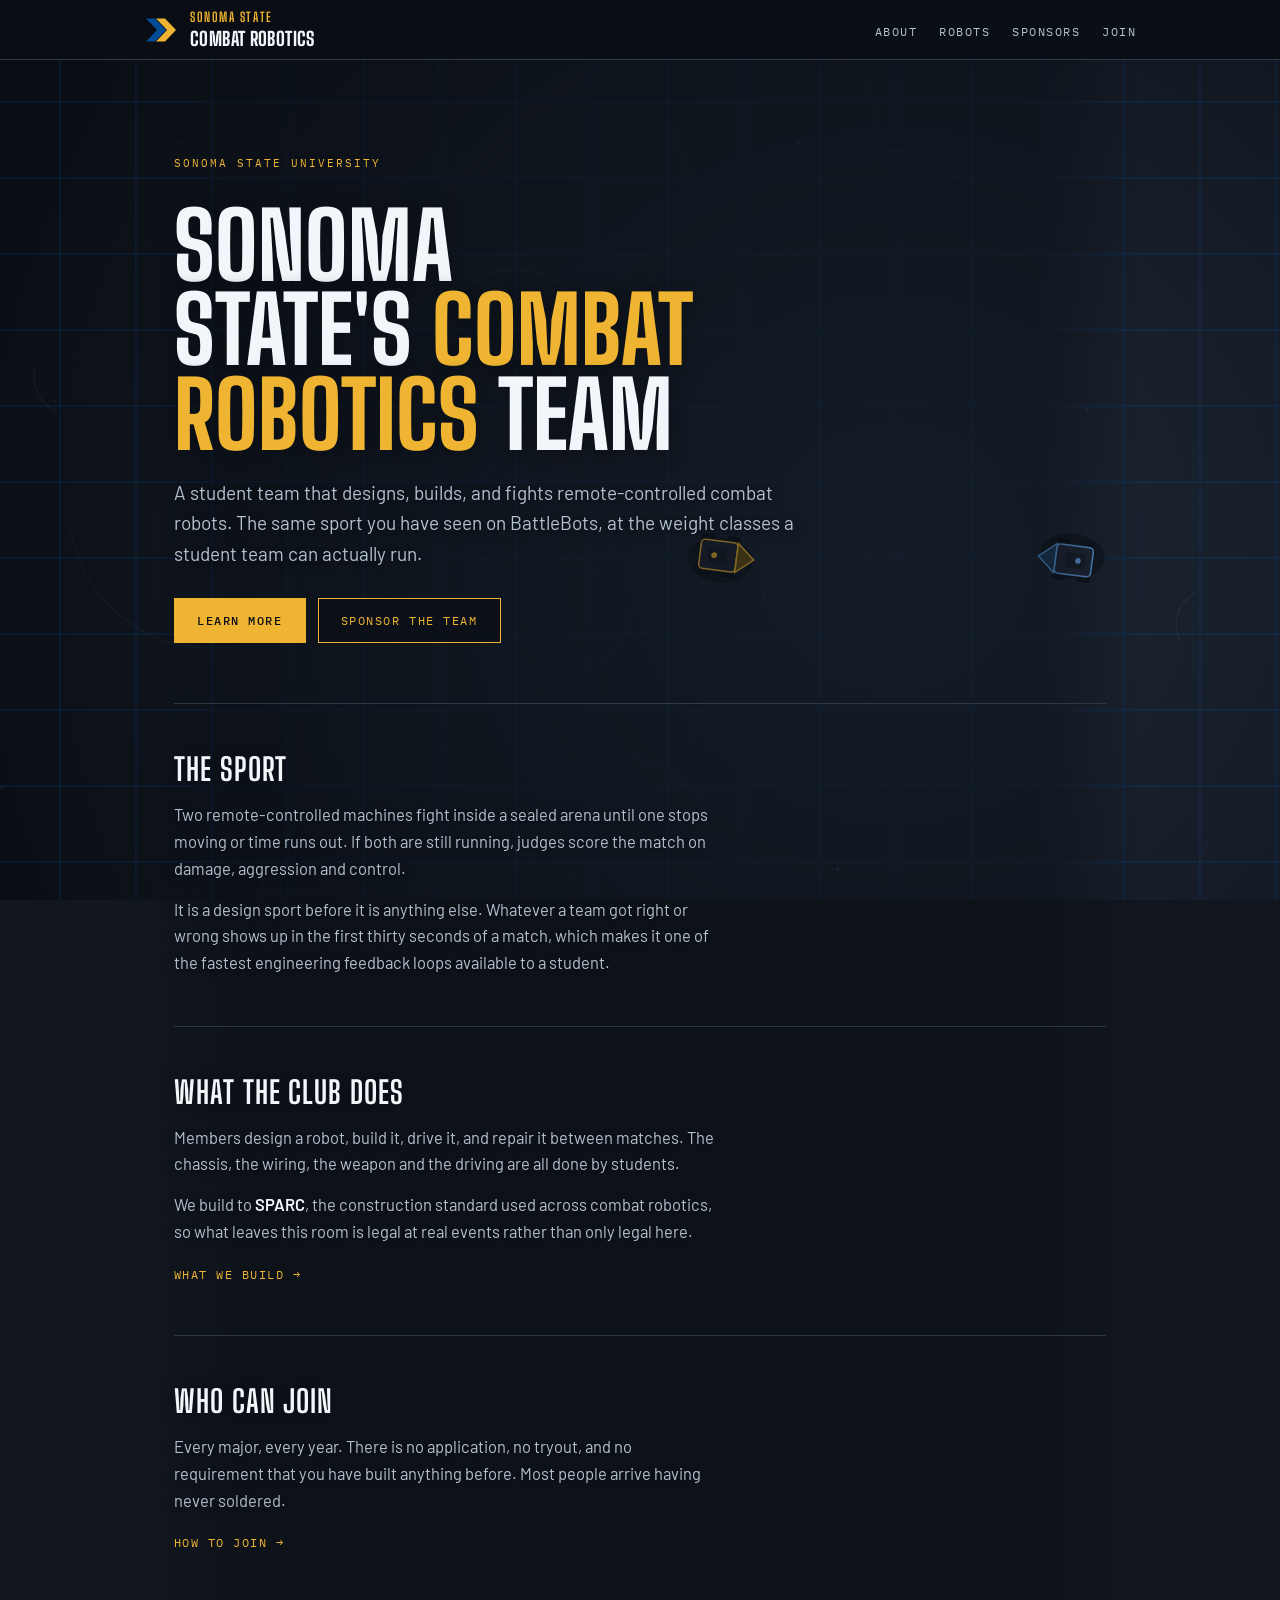
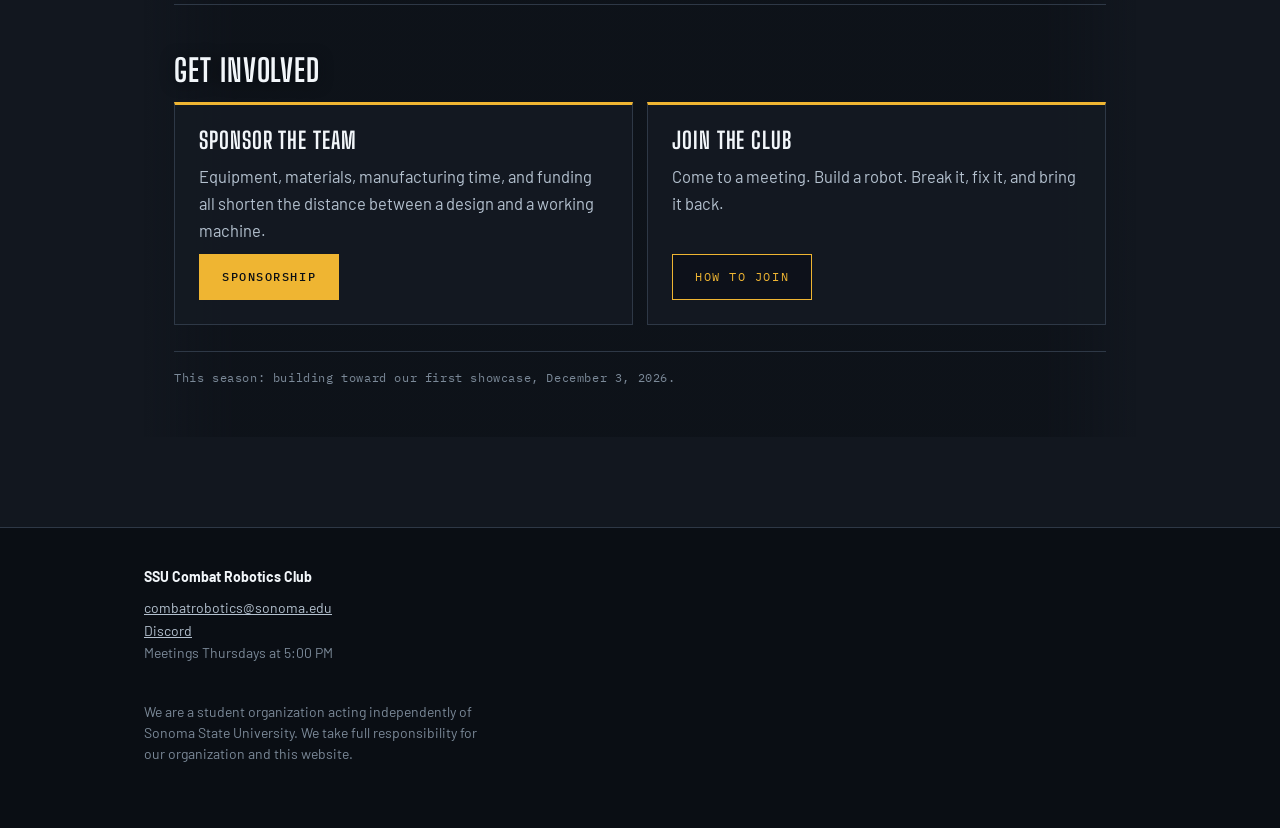
<file: index.html>
<!doctype html>
<html lang="en">
<head>
<meta charset="utf-8">
<meta name="viewport" content="width=device-width, initial-scale=1">
<title>SSU Combat Robotics</title>
<meta name="description" content="A student team at Sonoma State University that designs, builds, and fights remote-controlled combat robots.">
<meta property="og:title" content="SSU Combat Robotics">
<meta property="og:description" content="A student team at Sonoma State University that designs, builds, and fights remote-controlled combat robots.">
<meta property="og:type" content="website">
<link rel="icon" href="favicon.svg" type="image/svg+xml">
<link rel="preconnect" href="https://fonts.googleapis.com">
<link rel="preconnect" href="https://fonts.gstatic.com" crossorigin>
<link rel="stylesheet" href="https://fonts.googleapis.com/css2?family=Barlow:wght@400;500;600&amp;family=Big+Shoulders+Display:wght@600;700;800&amp;family=IBM+Plex+Mono:wght@400;500&amp;display=swap">
<link rel="stylesheet" href="css/styles.css">
</head>
<body>

<svg width="0" height="0" style="position:absolute" aria-hidden="true"><defs>
  <path id="chev-back" d="M8,14 L44,14 L88,60 L44,106 L8,106 L52,60 Z"/>
  <path id="chev-fore" d="M48,14 L84,14 L128,60 L84,106 L48,106 L92,60 Z"/>
</defs></svg>

<canvas id="bg" aria-hidden="true"></canvas>

<nav class="nav">
  <div class="nav-inner">
    <a class="mark" href="index.html">
      <svg class="mark-glyph" viewBox="0 0 136 120" role="img" aria-label="SSU Combat Robotics"><use href="#chev-back" fill="#004C97"/><use href="#chev-fore" fill="#EFB532"/></svg>
      <span class="mark-type"><span class="mt1">Sonoma State</span><span class="mt2">Combat Robotics</span></span>
    </a>
    <ul class="nav-links">
      <li><a href="about.html">About</a></li>
      <li><a href="robots.html">Robots</a></li>
      <li><a href="sponsors.html">Sponsors</a></li>
      <li><a href="join.html">Join</a></li>
    </ul>
  </div>
</nav>

<div class="page">
  <div class="sheet">
    <div class="pagebody">

      <div class="hero">
        <p class="mono" style="color:var(--gold)">Sonoma State University</p>
        <h1>Sonoma State's <em>combat robotics</em> team</h1>
        <p class="lede">A student team that designs, builds, and fights remote-controlled combat
          robots. The same sport you have seen on BattleBots, at the weight classes a student team
          can actually run.</p>
        <div class="cta-row">
          <a class="btn btn-solid" href="about.html">Learn more</a>
          <a class="btn btn-ghost" href="sponsors.html">Sponsor the team</a>
        </div>
      </div>

      <section class="sec">
        <h2>The sport</h2>
        <div class="body">
          <p>Two remote-controlled machines fight inside a sealed arena until one stops moving or
            time runs out. If both are still running, judges score the match on damage, aggression
            and control.</p>
          <p>It is a design sport before it is anything else. Whatever a team got right or wrong
            shows up in the first thirty seconds of a match, which makes it one of the fastest
            engineering feedback loops available to a student.</p>
        </div>
      </section>

      <section class="sec">
        <h2>What the club does</h2>
        <div class="body">
          <p>Members design a robot, build it, drive it, and repair it between matches. The
            chassis, the wiring, the weapon and the driving are all done by students.</p>
          <p>We build to <strong>SPARC</strong>, the construction standard used across combat
            robotics, so what leaves this room is legal at real events rather than only legal
            here.</p>
          <a class="more" href="robots.html">What we build &rarr;</a>
        </div>
      </section>

      <section class="sec">
        <h2>Who can join</h2>
        <div class="body">
          <p>Every major, every year. There is no application, no tryout, and no requirement that
            you have built anything before. Most people arrive having never soldered.</p>
          <a class="more" href="join.html">How to join &rarr;</a>
        </div>
      </section>

      <section class="sec">
        <h2>Get involved</h2>
        <div class="cards">
          <div class="card">
            <h3>Sponsor the team</h3>
            <p>Equipment, materials, manufacturing time, and funding all shorten the distance
              between a design and a working machine.</p>
            <a class="btn btn-solid" href="sponsors.html">Sponsorship</a>
          </div>
          <div class="card">
            <h3>Join the club</h3>
            <p>Come to a meeting. Build a robot. Break it, fix it, and bring it back.</p>
            <a class="btn btn-ghost" href="join.html">How to join</a>
          </div>
        </div>
        <p class="season">This season: building toward our first showcase, December 3, 2026.</p>
      </section>
    </div>
  </div>
</div>

<footer class="footer">
  <div class="footer-inner">
    <div>
      <p style="color:var(--ink)"><strong>SSU Combat Robotics Club</strong></p>
      <p><a href="mailto:combatrobotics@sonoma.edu">combatrobotics@sonoma.edu</a><br>
        <a href="https://discord.gg/CHxzKvj9N" target="_blank" rel="noopener noreferrer">Discord</a><br>
        Meetings Thursdays at 5:00 PM</p>
    </div>
    <div>
      <p class="disc">We are a student organization acting independently of Sonoma State
        University. We take full responsibility for our organization and this website.</p>
    </div>
  </div>
</footer>

<script src="js/arena.js"></script>
</body>
</html>
</file>
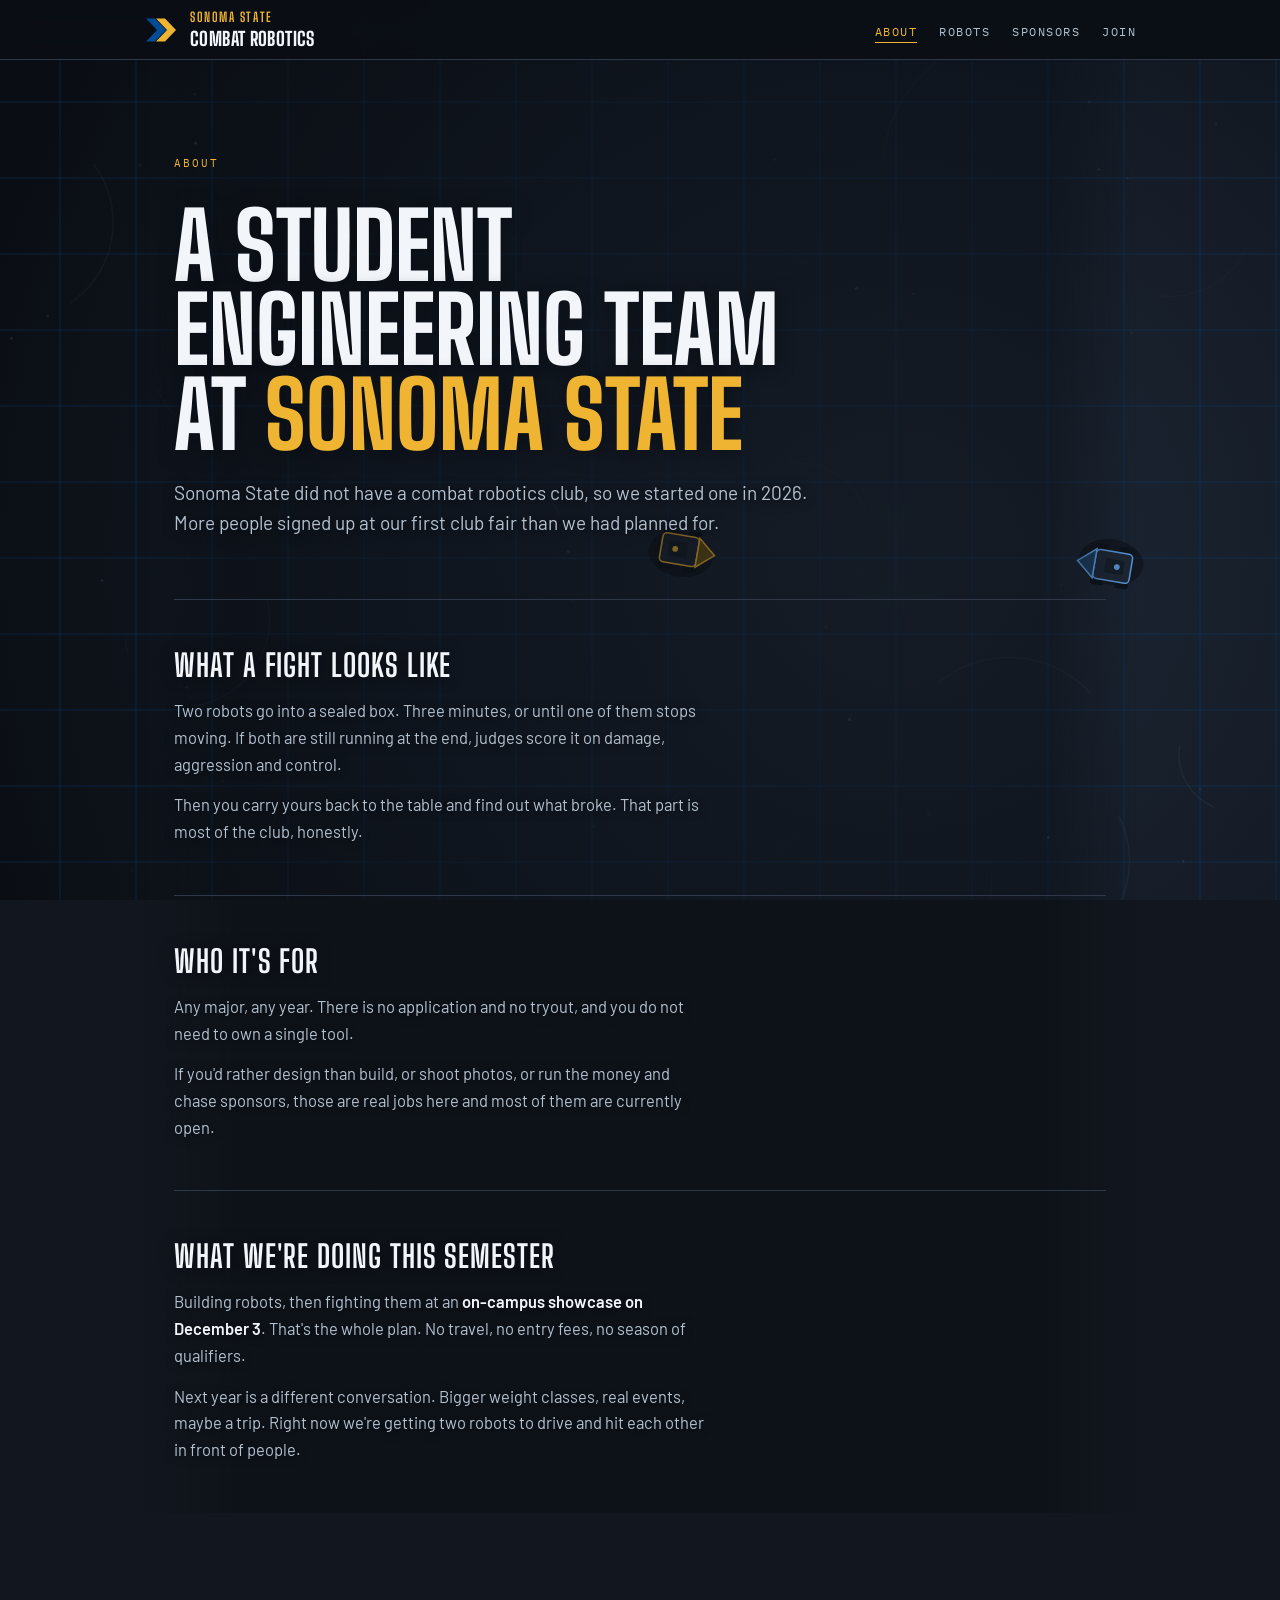
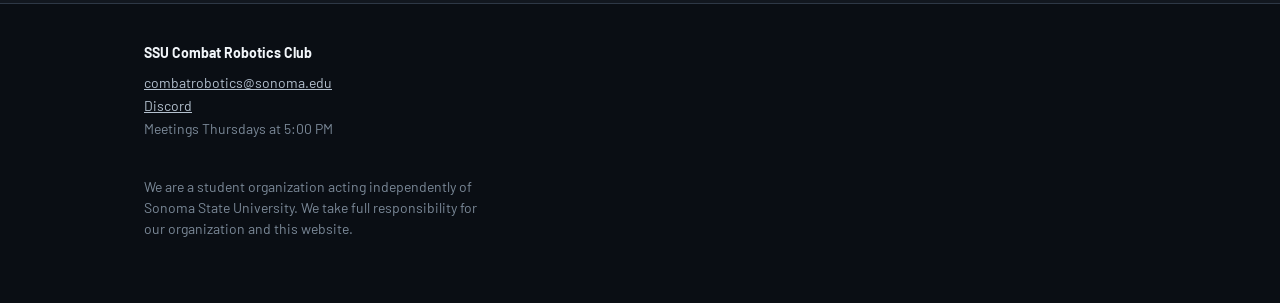
<file: about.html>
<!doctype html>
<html lang="en">
<head>
<meta charset="utf-8">
<meta name="viewport" content="width=device-width, initial-scale=1">
<title>About | SSU Combat Robotics</title>
<meta name="description" content="Who we are: a student engineering team at Sonoma State University, founded in 2026.">
<meta property="og:title" content="About | SSU Combat Robotics">
<meta property="og:description" content="Who we are: a student engineering team at Sonoma State University, founded in 2026.">
<meta property="og:type" content="website">
<link rel="icon" href="favicon.svg" type="image/svg+xml">
<link rel="preconnect" href="https://fonts.googleapis.com">
<link rel="preconnect" href="https://fonts.gstatic.com" crossorigin>
<link rel="stylesheet" href="https://fonts.googleapis.com/css2?family=Barlow:wght@400;500;600&amp;family=Big+Shoulders+Display:wght@600;700;800&amp;family=IBM+Plex+Mono:wght@400;500&amp;display=swap">
<link rel="stylesheet" href="css/styles.css">
</head>
<body>

<svg width="0" height="0" style="position:absolute" aria-hidden="true"><defs>
  <path id="chev-back" d="M8,14 L44,14 L88,60 L44,106 L8,106 L52,60 Z"/>
  <path id="chev-fore" d="M48,14 L84,14 L128,60 L84,106 L48,106 L92,60 Z"/>
</defs></svg>

<canvas id="bg" aria-hidden="true"></canvas>

<nav class="nav">
  <div class="nav-inner">
    <a class="mark" href="index.html">
      <svg class="mark-glyph" viewBox="0 0 136 120" role="img" aria-label="SSU Combat Robotics"><use href="#chev-back" fill="#004C97"/><use href="#chev-fore" fill="#EFB532"/></svg>
      <span class="mark-type"><span class="mt1">Sonoma State</span><span class="mt2">Combat Robotics</span></span>
    </a>
    <ul class="nav-links">
      <li><a href="about.html" aria-current="page">About</a></li>
      <li><a href="robots.html">Robots</a></li>
      <li><a href="sponsors.html">Sponsors</a></li>
      <li><a href="join.html">Join</a></li>
    </ul>
  </div>
</nav>

<div class="page">
  <div class="sheet">
    <div class="pagebody">

      <div class="hero">
        <p class="mono" style="color:var(--gold)">About</p>
        <h1>A student engineering team at <em>Sonoma State</em></h1>
        <p class="lede">Sonoma State did not have a combat robotics club, so we started one in
          2026. More people signed up at our first club fair than we had planned for.</p>
      </div>

      <section class="sec">
        <h2>What a fight looks like</h2>
        <div class="body">
          <p>Two robots go into a sealed box. Three minutes, or until one of them stops moving.
            If both are still running at the end, judges score it on damage, aggression and
            control.</p>
          <p>Then you carry yours back to the table and find out what broke. That part is most of
            the club, honestly.</p>
        </div>
      </section>

      <section class="sec">
        <h2>Who it's for</h2>
        <div class="body">
          <p>Any major, any year. There is no application and no tryout, and you do not need to
            own a single tool.</p>
          <p>If you'd rather design than build, or shoot photos, or run the money and chase
            sponsors, those are real jobs here and most of them are currently open.</p>
        </div>
      </section>

      <section class="sec">
        <h2>What we're doing this semester</h2>
        <div class="body">
          <p>Building robots, then fighting them at an <strong>on-campus showcase on
            December 3</strong>. That's the whole plan. No travel, no entry fees, no season of
            qualifiers.</p>
          <p>Next year is a different conversation. Bigger weight classes, real events, maybe a
            trip. Right now we're getting two robots to drive and hit each other in front of
            people.</p>
        </div>
      </section>
    </div>
  </div>
</div>

<footer class="footer">
  <div class="footer-inner">
    <div>
      <p style="color:var(--ink)"><strong>SSU Combat Robotics Club</strong></p>
      <p><a href="mailto:combatrobotics@sonoma.edu">combatrobotics@sonoma.edu</a><br>
        <a href="https://discord.gg/CHxzKvj9N" target="_blank" rel="noopener noreferrer">Discord</a><br>
        Meetings Thursdays at 5:00 PM</p>
    </div>
    <div>
      <p class="disc">We are a student organization acting independently of Sonoma State
        University. We take full responsibility for our organization and this website.</p>
    </div>
  </div>
</footer>

<script src="js/arena.js"></script>
</body>
</html>
</file>
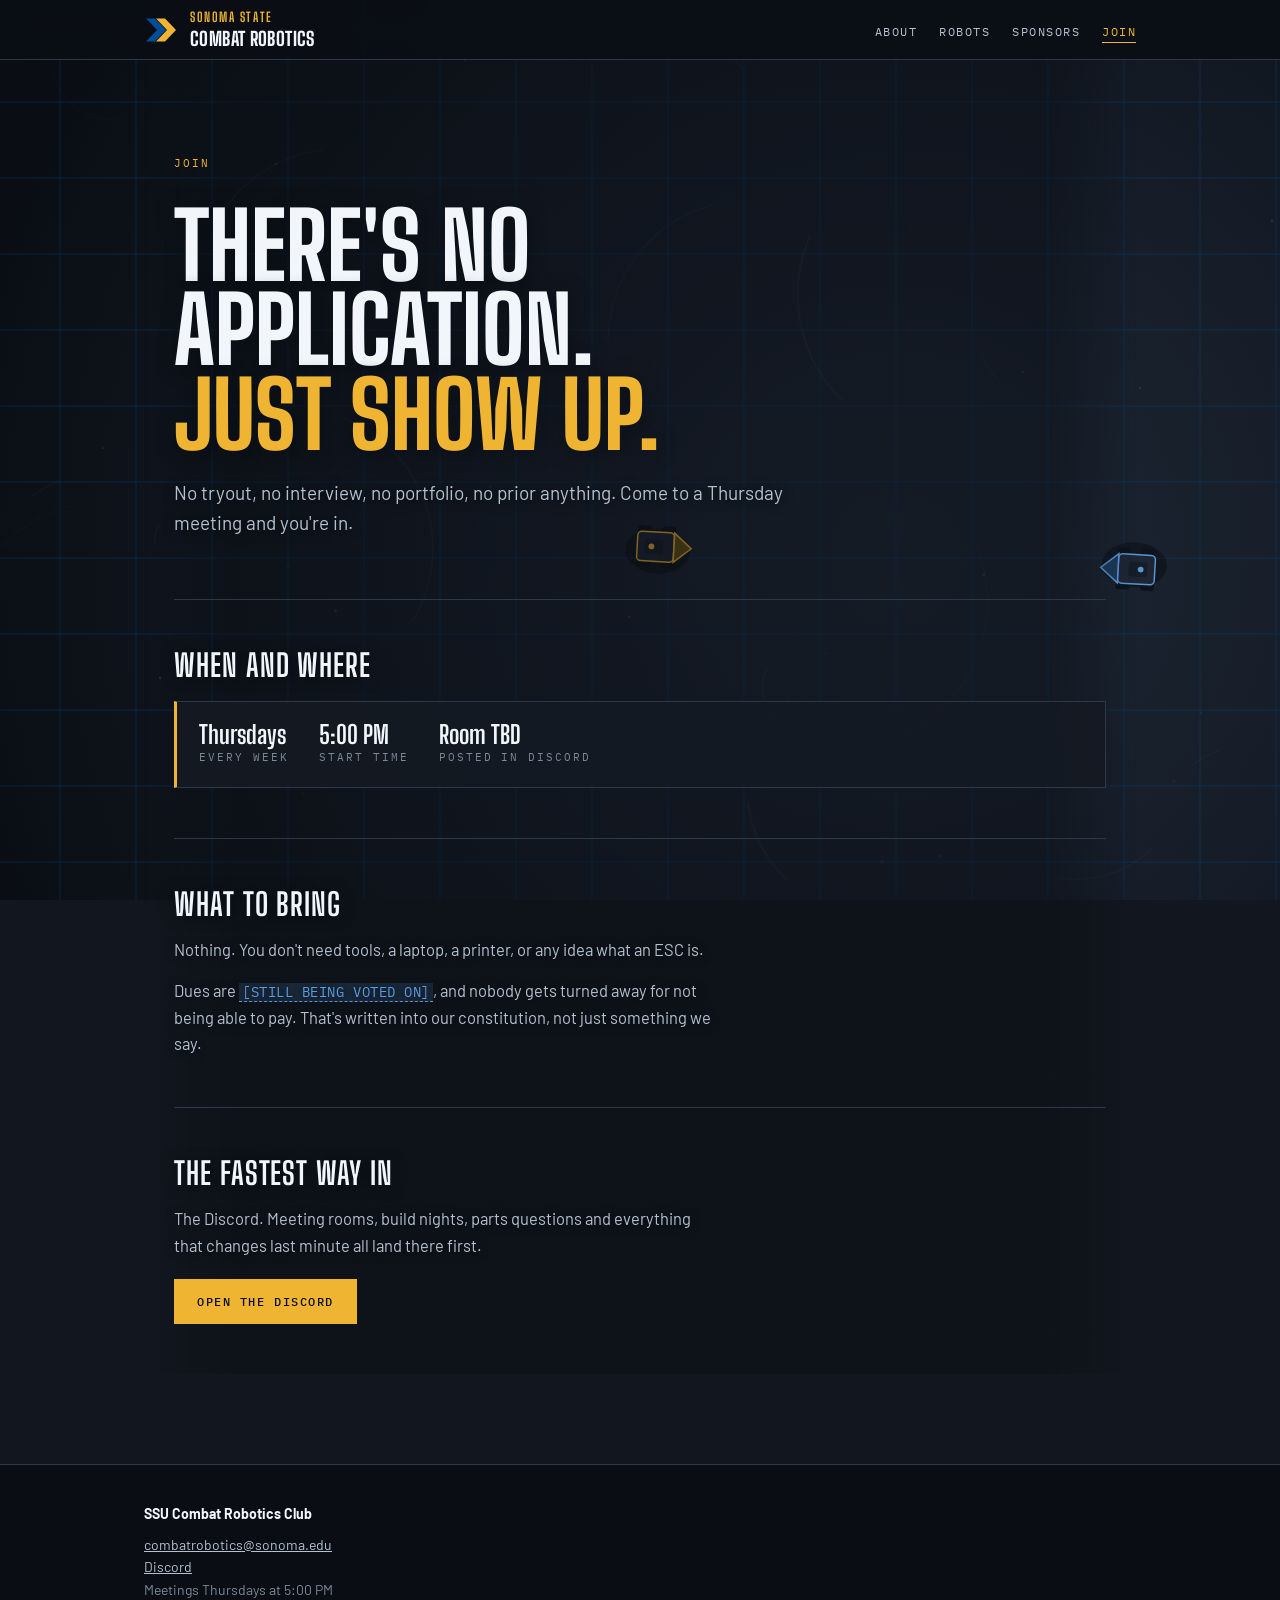
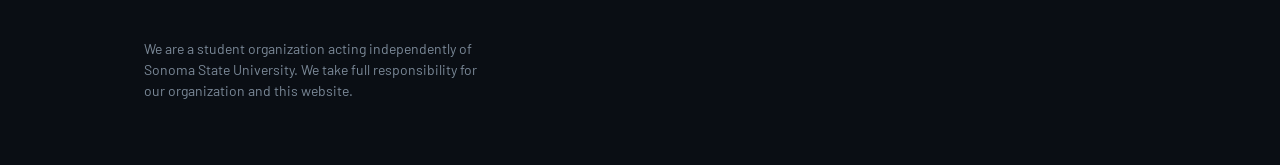
<file: join.html>
<!doctype html>
<html lang="en">
<head>
<meta charset="utf-8">
<meta name="viewport" content="width=device-width, initial-scale=1">
<title>Join | SSU Combat Robotics</title>
<meta name="description" content="No application and no experience needed. Meetings are Thursdays at 5:00 PM.">
<meta property="og:title" content="Join | SSU Combat Robotics">
<meta property="og:description" content="No application and no experience needed. Meetings are Thursdays at 5:00 PM.">
<meta property="og:type" content="website">
<link rel="icon" href="favicon.svg" type="image/svg+xml">
<link rel="preconnect" href="https://fonts.googleapis.com">
<link rel="preconnect" href="https://fonts.gstatic.com" crossorigin>
<link rel="stylesheet" href="https://fonts.googleapis.com/css2?family=Barlow:wght@400;500;600&amp;family=Big+Shoulders+Display:wght@600;700;800&amp;family=IBM+Plex+Mono:wght@400;500&amp;display=swap">
<link rel="stylesheet" href="css/styles.css">
</head>
<body>

<svg width="0" height="0" style="position:absolute" aria-hidden="true"><defs>
  <path id="chev-back" d="M8,14 L44,14 L88,60 L44,106 L8,106 L52,60 Z"/>
  <path id="chev-fore" d="M48,14 L84,14 L128,60 L84,106 L48,106 L92,60 Z"/>
</defs></svg>

<canvas id="bg" aria-hidden="true"></canvas>

<nav class="nav">
  <div class="nav-inner">
    <a class="mark" href="index.html">
      <svg class="mark-glyph" viewBox="0 0 136 120" role="img" aria-label="SSU Combat Robotics"><use href="#chev-back" fill="#004C97"/><use href="#chev-fore" fill="#EFB532"/></svg>
      <span class="mark-type"><span class="mt1">Sonoma State</span><span class="mt2">Combat Robotics</span></span>
    </a>
    <ul class="nav-links">
      <li><a href="about.html">About</a></li>
      <li><a href="robots.html">Robots</a></li>
      <li><a href="sponsors.html">Sponsors</a></li>
      <li><a href="join.html" aria-current="page">Join</a></li>
    </ul>
  </div>
</nav>

<div class="page">
  <div class="sheet">
    <div class="pagebody">

      <div class="hero">
        <p class="mono" style="color:var(--gold)">Join</p>
        <h1>There's no application. <em>Just show up.</em></h1>
        <p class="lede">No tryout, no interview, no portfolio, no prior anything. Come to a
          Thursday meeting and you're in.</p>
      </div>

      <section class="sec">
        <h2>When and where</h2>
        <div class="when">
          <div><b>Thursdays</b><span class="mono">Every week</span></div>
          <div><b>5:00 PM</b><span class="mono">Start time</span></div>
          <div><b>Room TBD</b><span class="mono">Posted in Discord</span></div>
        </div>
      </section>

      <section class="sec">
        <h2>What to bring</h2>
        <div class="body">
          <p>Nothing. You don't need tools, a laptop, a printer, or any idea what an ESC is.</p>
          <p>Dues are <mark>[STILL BEING VOTED ON]</mark>, and nobody gets turned away for not
            being able to pay. That's written into our constitution, not just something we say.</p>
        </div>
      </section>

      <section class="sec">
        <h2>The fastest way in</h2>
        <div class="body">
          <p>The Discord. Meeting rooms, build nights, parts questions and everything that
            changes last minute all land there first.</p>
        </div>
        <div class="cta-row" style="padding-top:20px">
          <a class="btn btn-solid" href="https://discord.gg/CHxzKvj9N" target="_blank" rel="noopener noreferrer">Open the Discord</a>
        </div>
      </section>
    </div>
  </div>
</div>

<footer class="footer">
  <div class="footer-inner">
    <div>
      <p style="color:var(--ink)"><strong>SSU Combat Robotics Club</strong></p>
      <p><a href="mailto:combatrobotics@sonoma.edu">combatrobotics@sonoma.edu</a><br>
        <a href="https://discord.gg/CHxzKvj9N" target="_blank" rel="noopener noreferrer">Discord</a><br>
        Meetings Thursdays at 5:00 PM</p>
    </div>
    <div>
      <p class="disc">We are a student organization acting independently of Sonoma State
        University. We take full responsibility for our organization and this website.</p>
    </div>
  </div>
</footer>

<script src="js/arena.js"></script>
</body>
</html>
</file>
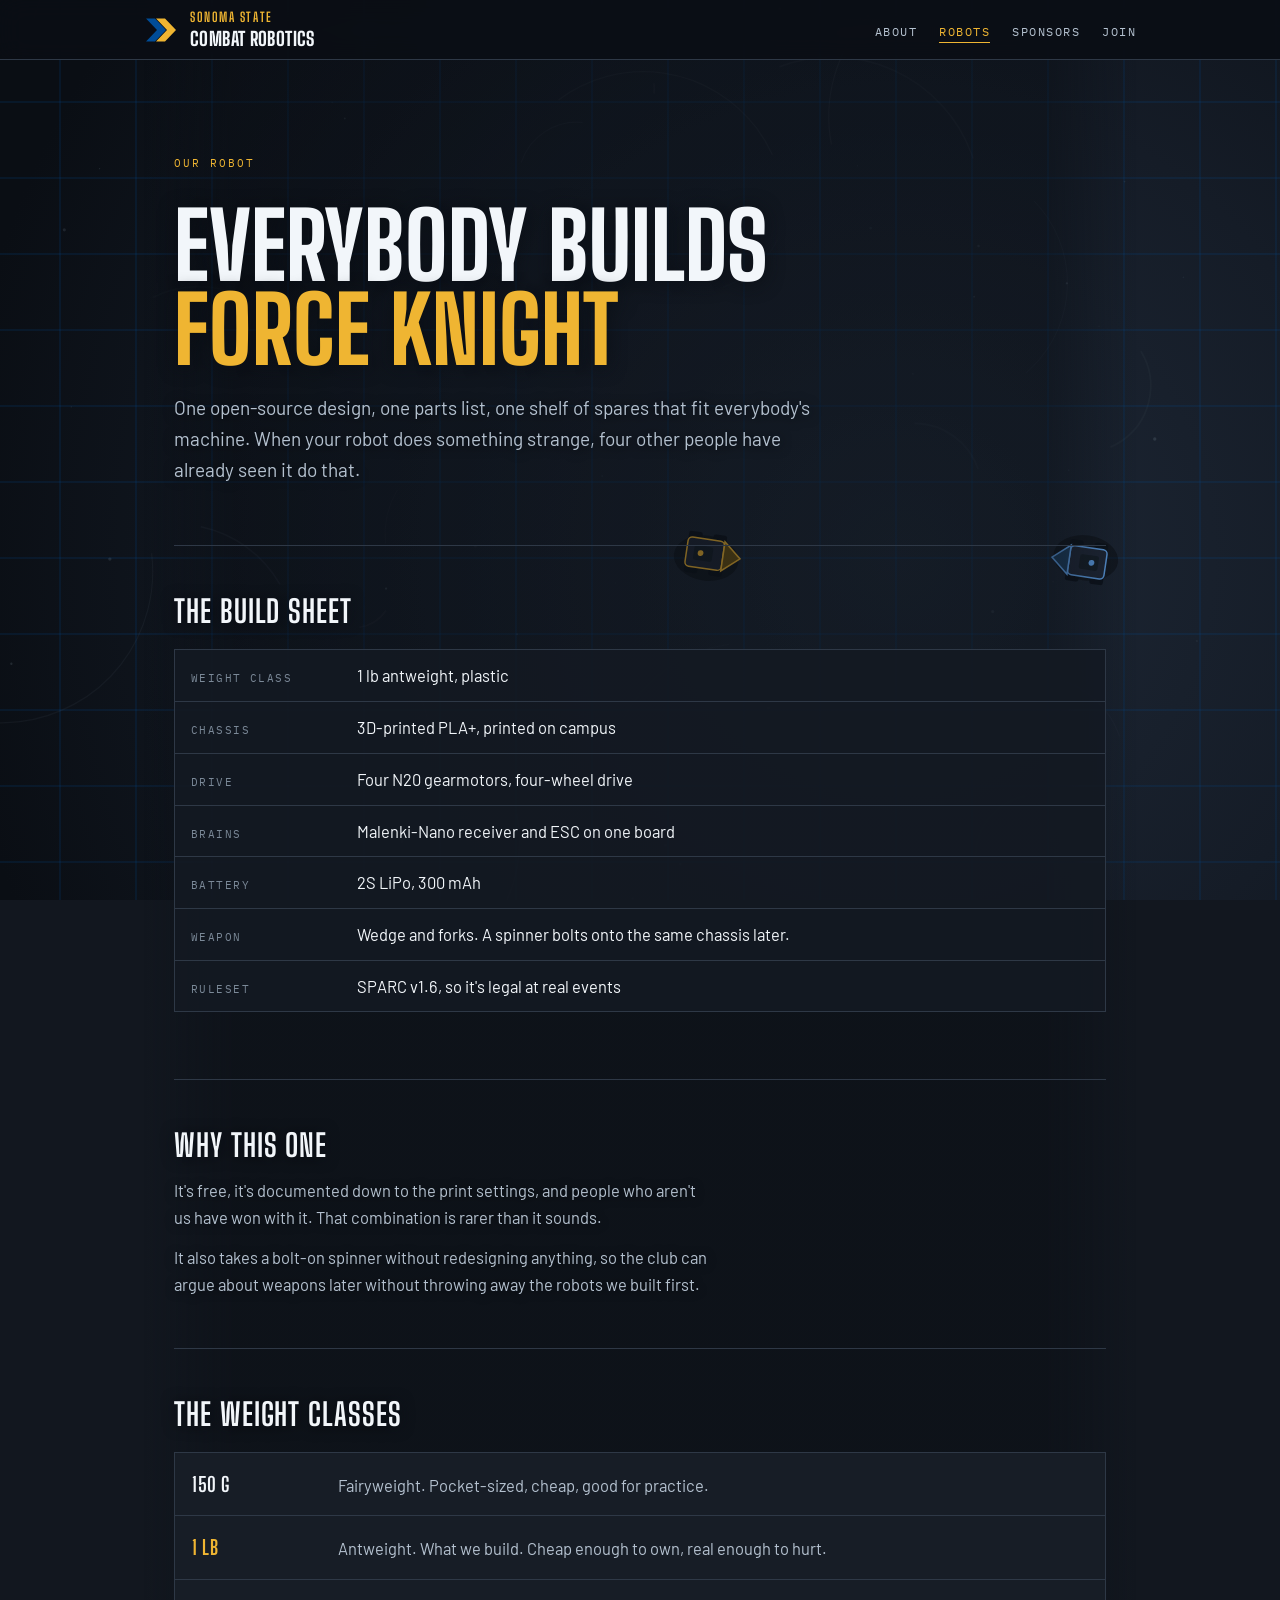
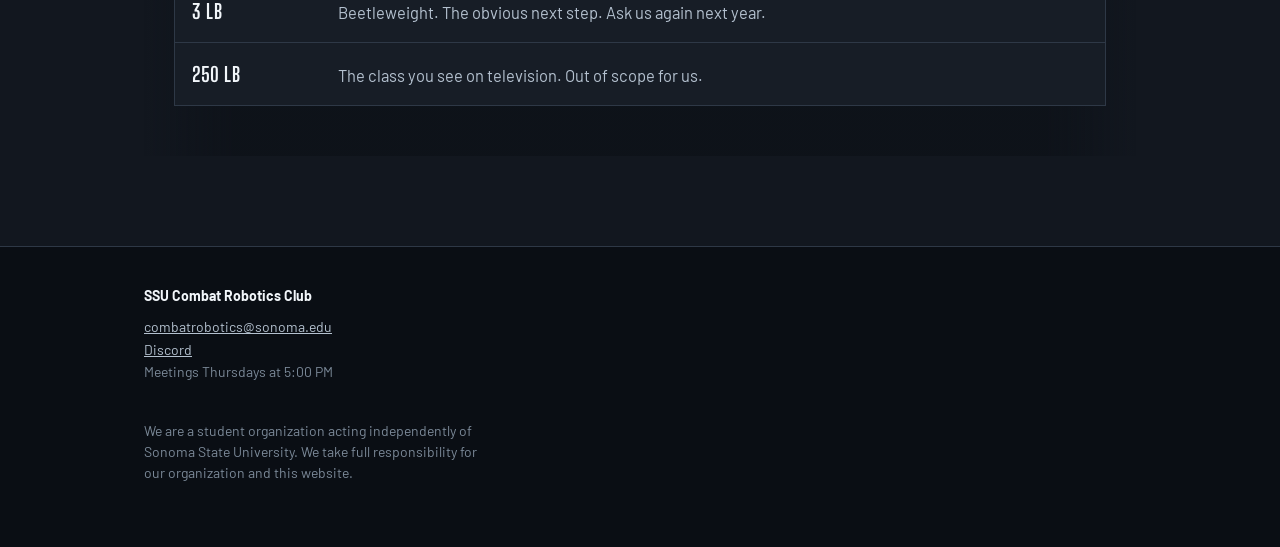
<file: robots.html>
<!doctype html>
<html lang="en">
<head>
<meta charset="utf-8">
<meta name="viewport" content="width=device-width, initial-scale=1">
<title>Robots | SSU Combat Robotics</title>
<meta name="description" content="What we build: an open-source one-pound antweight, printed and assembled by students.">
<meta property="og:title" content="Robots | SSU Combat Robotics">
<meta property="og:description" content="What we build: an open-source one-pound antweight, printed and assembled by students.">
<meta property="og:type" content="website">
<link rel="icon" href="favicon.svg" type="image/svg+xml">
<link rel="preconnect" href="https://fonts.googleapis.com">
<link rel="preconnect" href="https://fonts.gstatic.com" crossorigin>
<link rel="stylesheet" href="https://fonts.googleapis.com/css2?family=Barlow:wght@400;500;600&amp;family=Big+Shoulders+Display:wght@600;700;800&amp;family=IBM+Plex+Mono:wght@400;500&amp;display=swap">
<link rel="stylesheet" href="css/styles.css">
</head>
<body>

<svg width="0" height="0" style="position:absolute" aria-hidden="true"><defs>
  <path id="chev-back" d="M8,14 L44,14 L88,60 L44,106 L8,106 L52,60 Z"/>
  <path id="chev-fore" d="M48,14 L84,14 L128,60 L84,106 L48,106 L92,60 Z"/>
</defs></svg>

<canvas id="bg" aria-hidden="true"></canvas>

<nav class="nav">
  <div class="nav-inner">
    <a class="mark" href="index.html">
      <svg class="mark-glyph" viewBox="0 0 136 120" role="img" aria-label="SSU Combat Robotics"><use href="#chev-back" fill="#004C97"/><use href="#chev-fore" fill="#EFB532"/></svg>
      <span class="mark-type"><span class="mt1">Sonoma State</span><span class="mt2">Combat Robotics</span></span>
    </a>
    <ul class="nav-links">
      <li><a href="about.html">About</a></li>
      <li><a href="robots.html" aria-current="page">Robots</a></li>
      <li><a href="sponsors.html">Sponsors</a></li>
      <li><a href="join.html">Join</a></li>
    </ul>
  </div>
</nav>

<div class="page">
  <div class="sheet">
    <div class="pagebody">

      <div class="hero">
        <p class="mono" style="color:var(--gold)">Our robot</p>
        <h1>Everybody builds <em>Force Knight</em></h1>
        <p class="lede">One open-source design, one parts list, one shelf of spares that fit
          everybody's machine. When your robot does something strange, four other people have
          already seen it do that.</p>
      </div>

      <section class="sec">
        <h2>The build sheet</h2>
        <dl class="rows">
          <div class="row"><dt>Weight class</dt><dd>1 lb antweight, plastic</dd></div>
          <div class="row"><dt>Chassis</dt><dd>3D-printed PLA+, printed on campus</dd></div>
          <div class="row"><dt>Drive</dt><dd>Four N20 gearmotors, four-wheel drive</dd></div>
          <div class="row"><dt>Brains</dt><dd>Malenki-Nano receiver and ESC on one board</dd></div>
          <div class="row"><dt>Battery</dt><dd>2S LiPo, 300 mAh</dd></div>
          <div class="row"><dt>Weapon</dt><dd>Wedge and forks. A spinner bolts onto the same chassis later.</dd></div>
          <div class="row"><dt>Ruleset</dt><dd>SPARC v1.6, so it's legal at real events</dd></div>
        </dl>
      </section>

      <section class="sec">
        <h2>Why this one</h2>
        <div class="body">
          <p>It's free, it's documented down to the print settings, and people who aren't us have
            won with it. That combination is rarer than it sounds.</p>
          <p>It also takes a bolt-on spinner without redesigning anything, so the club can argue
            about weapons later without throwing away the robots we built first.</p>
        </div>
      </section>

      <section class="sec">
        <h2>The weight classes</h2>
        <div class="classes">
          <div class="cls"><b>150 g</b><span>Fairyweight. Pocket-sized, cheap, good for practice.</span></div>
          <div class="cls us"><b>1 lb</b><span>Antweight. What we build. Cheap enough to own, real enough to hurt.</span></div>
          <div class="cls"><b>3 lb</b><span>Beetleweight. The obvious next step. Ask us again next year.</span></div>
          <div class="cls"><b>250 lb</b><span>The class you see on television. Out of scope for us.</span></div>
        </div>
      </section>
    </div>
  </div>
</div>

<footer class="footer">
  <div class="footer-inner">
    <div>
      <p style="color:var(--ink)"><strong>SSU Combat Robotics Club</strong></p>
      <p><a href="mailto:combatrobotics@sonoma.edu">combatrobotics@sonoma.edu</a><br>
        <a href="https://discord.gg/CHxzKvj9N" target="_blank" rel="noopener noreferrer">Discord</a><br>
        Meetings Thursdays at 5:00 PM</p>
    </div>
    <div>
      <p class="disc">We are a student organization acting independently of Sonoma State
        University. We take full responsibility for our organization and this website.</p>
    </div>
  </div>
</footer>

<script src="js/arena.js"></script>
</body>
</html>
</file>
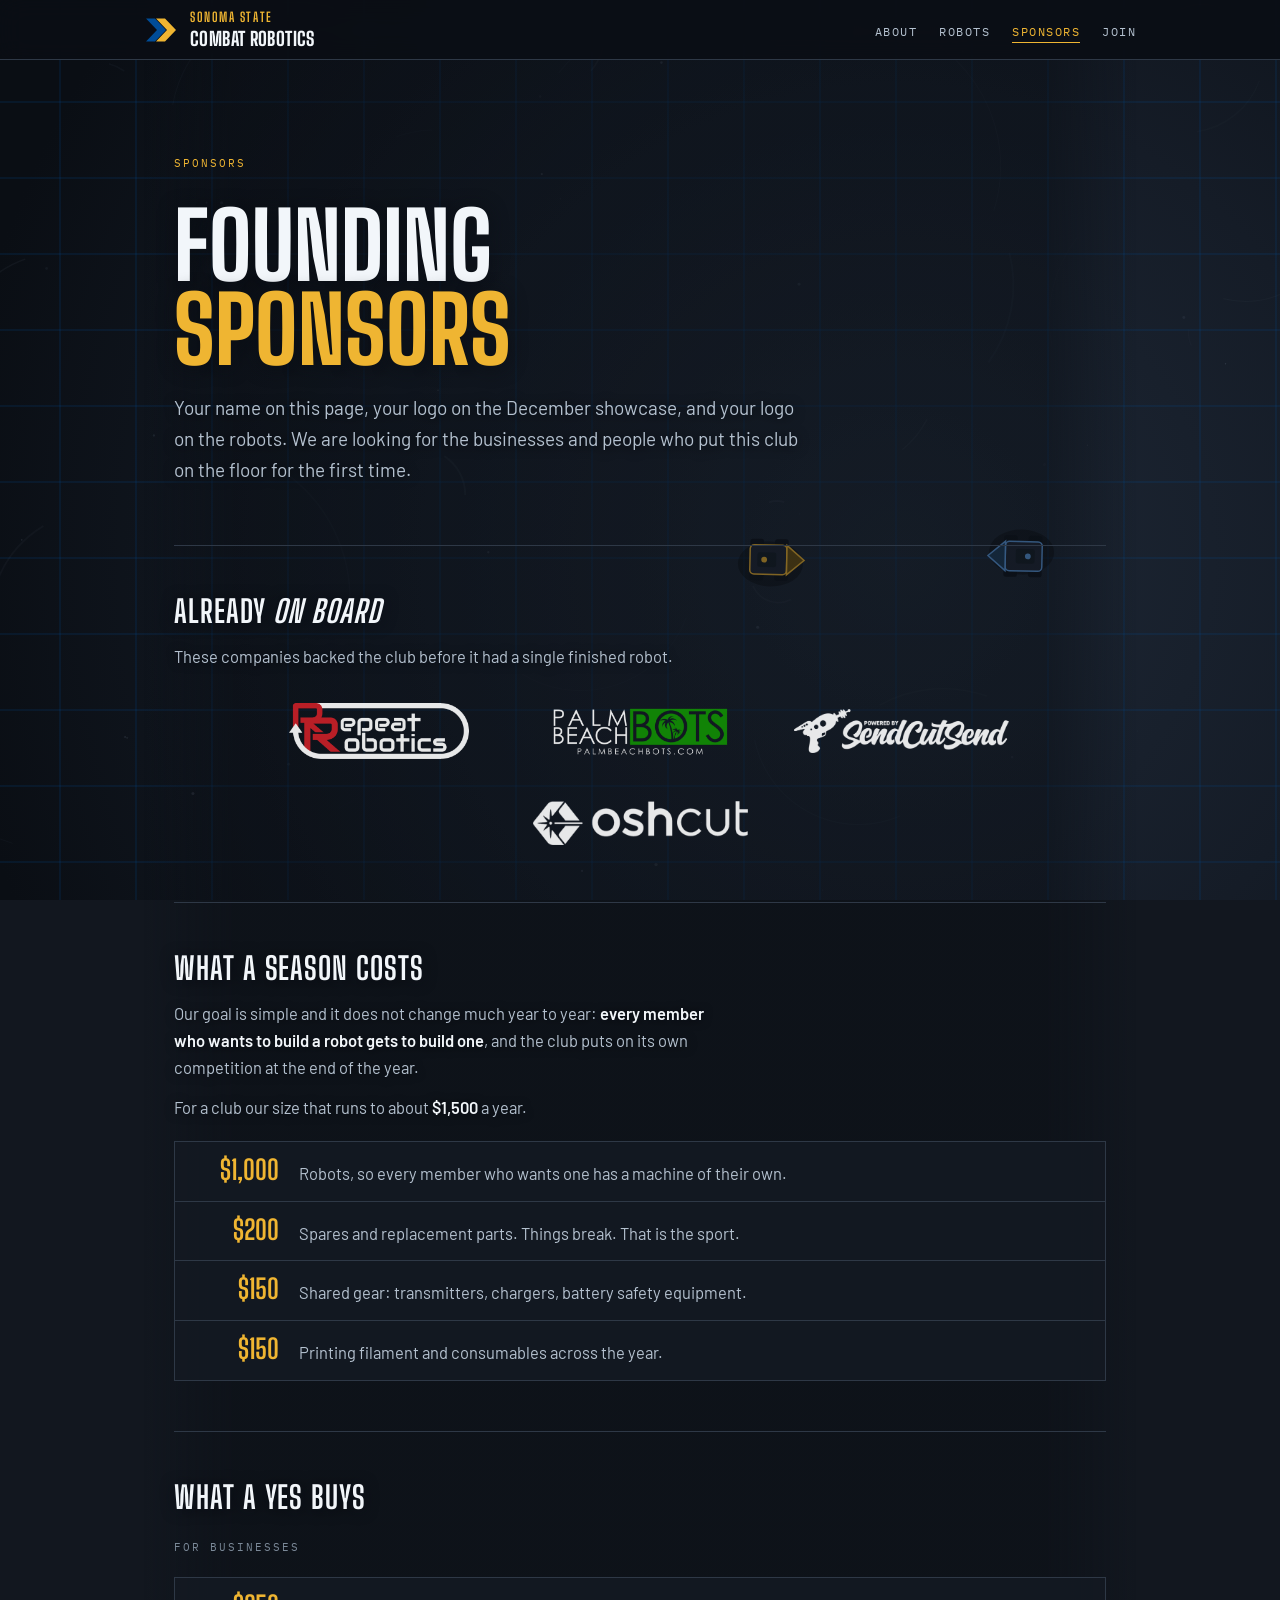
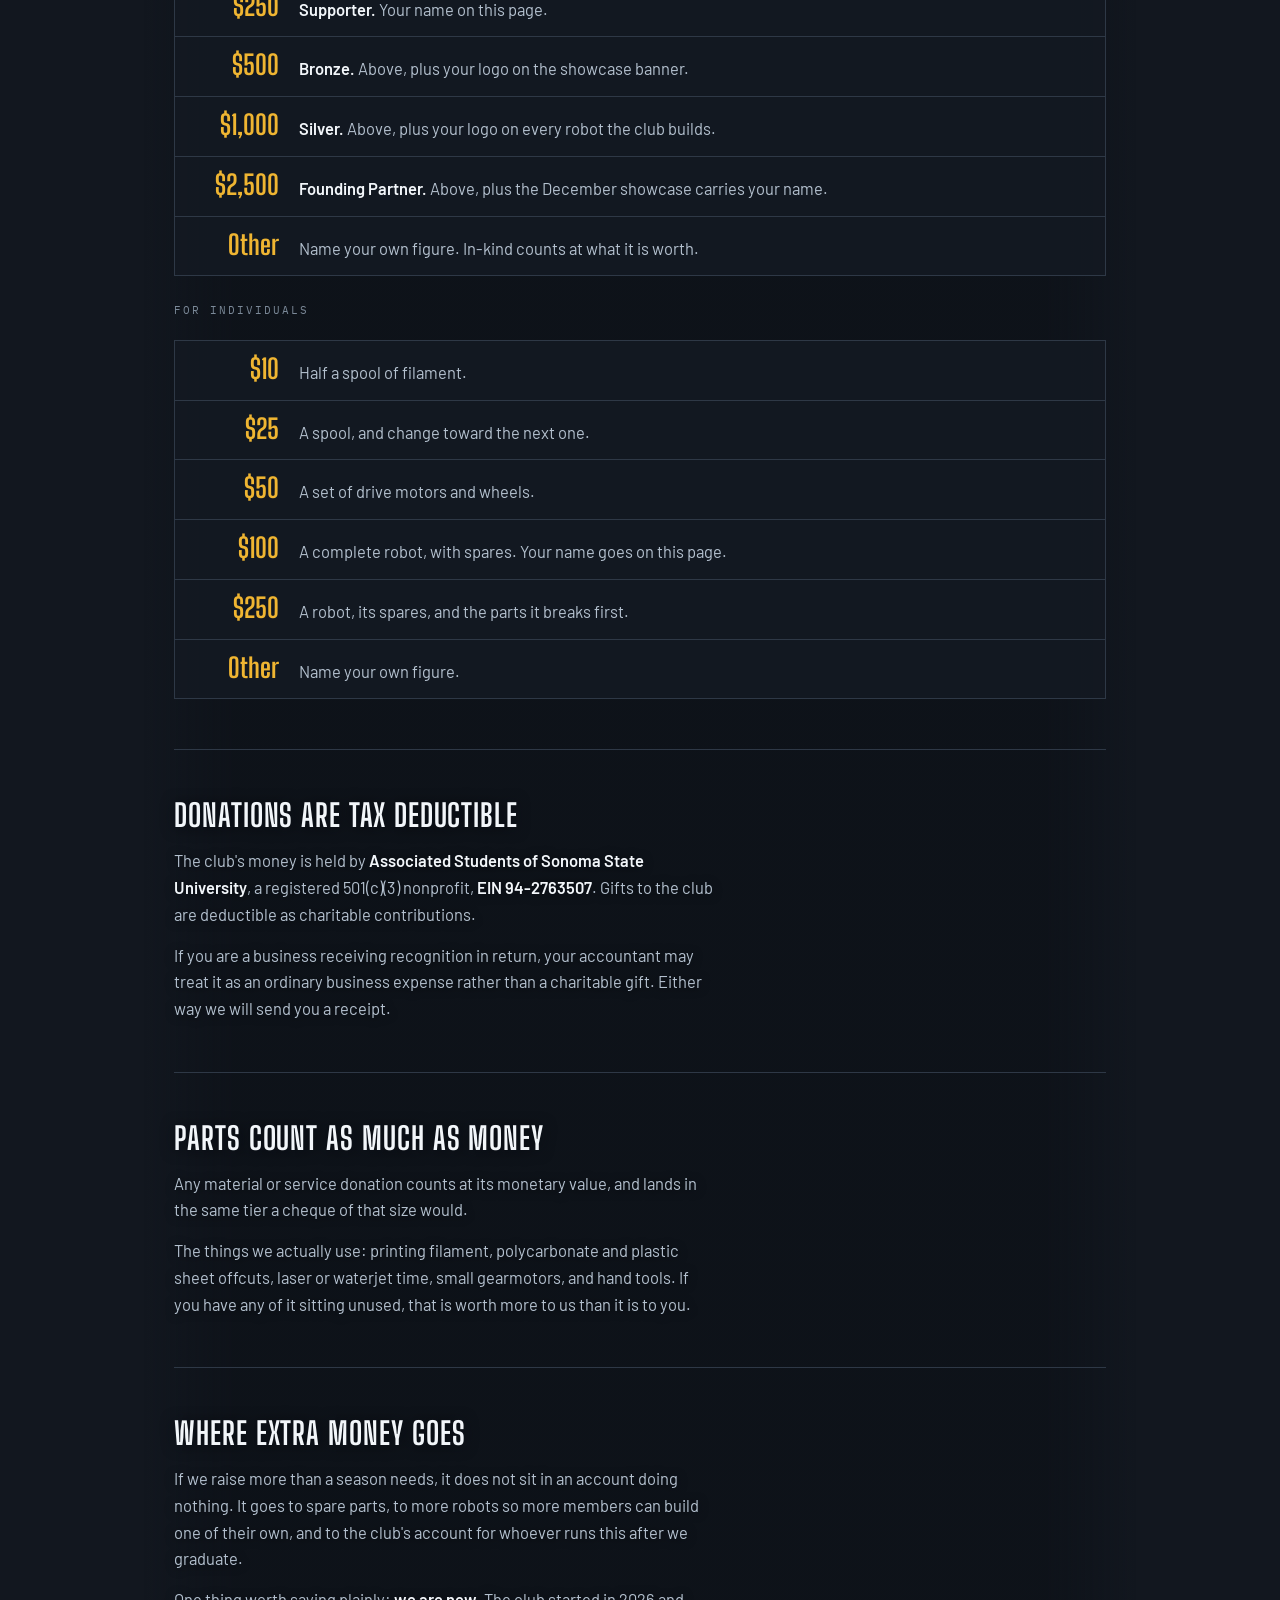
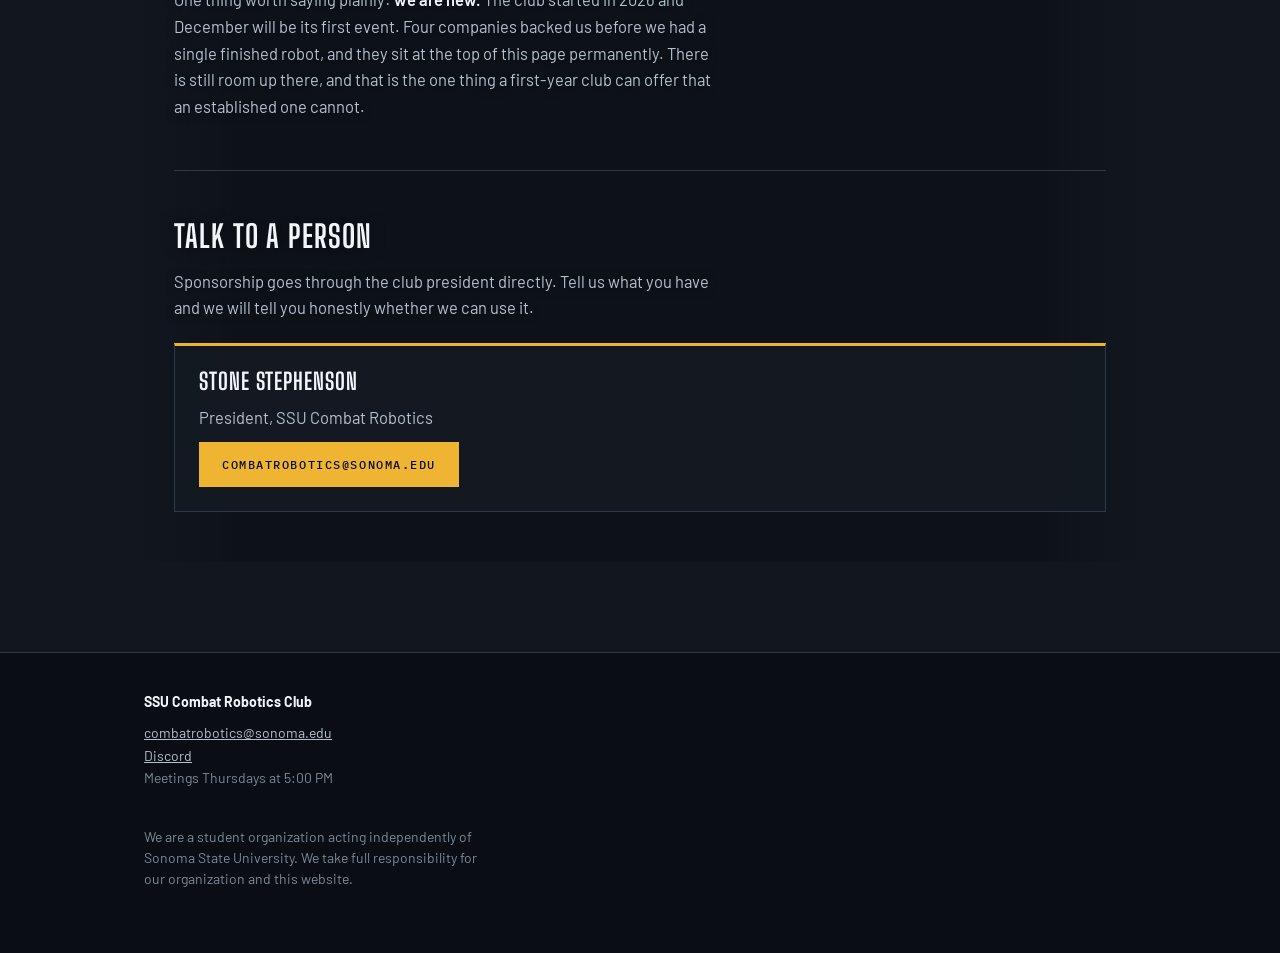
<file: sponsors.html>
<!doctype html>
<html lang="en">
<head>
<meta charset="utf-8">
<meta name="viewport" content="width=device-width, initial-scale=1">
<title>Sponsors | SSU Combat Robotics</title>
<meta name="description" content="Sponsor a brand-new student engineering team. Your name on our robots, our banner, and this site.">
<meta property="og:title" content="Sponsors | SSU Combat Robotics">
<meta property="og:description" content="Sponsor a brand-new student engineering team. Your name on our robots, our banner, and this site.">
<meta property="og:type" content="website">
<link rel="icon" href="favicon.svg" type="image/svg+xml">
<link rel="preconnect" href="https://fonts.googleapis.com">
<link rel="preconnect" href="https://fonts.gstatic.com" crossorigin>
<link rel="stylesheet" href="https://fonts.googleapis.com/css2?family=Barlow:wght@400;500;600&amp;family=Big+Shoulders+Display:wght@600;700;800&amp;family=IBM+Plex+Mono:wght@400;500&amp;display=swap">
<link rel="stylesheet" href="css/styles.css">
</head>
<body>

<svg width="0" height="0" style="position:absolute" aria-hidden="true"><defs>
  <path id="chev-back" d="M8,14 L44,14 L88,60 L44,106 L8,106 L52,60 Z"/>
  <path id="chev-fore" d="M48,14 L84,14 L128,60 L84,106 L48,106 L92,60 Z"/>
</defs></svg>

<canvas id="bg" aria-hidden="true"></canvas>

<nav class="nav">
  <div class="nav-inner">
    <a class="mark" href="index.html">
      <svg class="mark-glyph" viewBox="0 0 136 120" role="img" aria-label="SSU Combat Robotics"><use href="#chev-back" fill="#004C97"/><use href="#chev-fore" fill="#EFB532"/></svg>
      <span class="mark-type"><span class="mt1">Sonoma State</span><span class="mt2">Combat Robotics</span></span>
    </a>
    <ul class="nav-links">
      <li><a href="about.html">About</a></li>
      <li><a href="robots.html">Robots</a></li>
      <li><a href="sponsors.html" aria-current="page">Sponsors</a></li>
      <li><a href="join.html">Join</a></li>
    </ul>
  </div>
</nav>

<div class="page">
  <div class="sheet">
    <div class="pagebody">

      <div class="hero">
        <p class="mono" style="color:var(--gold)">Sponsors</p>
        <h1>Founding <em>sponsors</em></h1>
        <p class="lede">Your name on this page, your logo on the December showcase, and your logo
          on the robots. We are looking for the businesses and people who put this club on the
          floor for the first time.</p>
      </div>

      <section class="sec">
        <h2>Already <em>on board</em></h2>
        <div class="body">
          <p>These companies backed the club before it had a single finished robot.</p>
        </div>
        <div class="sponsor-wall">
          <a class="sponsor-logo" href="https://repeat-robotics.com" target="_blank" rel="noopener noreferrer" aria-label="Repeat Robotics">
            <img src="img/sponsors/repeat-robotics.png" alt="Repeat Robotics">
          </a>
          <a class="sponsor-logo" href="https://palmbeachbots.com" target="_blank" rel="noopener noreferrer" aria-label="Palm Beach Bots">
            <img src="img/sponsors/palm-beach-bots.png" alt="Palm Beach Bots">
          </a>
          <a class="sponsor-logo" href="https://sendcutsend.com" target="_blank" rel="noopener noreferrer" aria-label="SendCutSend">
            <img src="img/sponsors/sendcutsend.png" alt="SendCutSend">
          </a>
          <a class="sponsor-logo" href="https://www.oshcut.com" target="_blank" rel="noopener noreferrer" aria-label="OSH Cut">
            <img src="img/sponsors/oshcut.png" alt="OSH Cut">
          </a>
        </div>
      </section>

      <section class="sec">
        <h2>What a season costs</h2>
        <div class="body">
          <p>Our goal is simple and it does not change much year to year: <strong>every member who
            wants to build a robot gets to build one</strong>, and the club puts on its own
            competition at the end of the year.</p>
          <p>For a club our size that runs to about <strong>$1,500</strong> a year.</p>
        </div>
        <div class="ask" style="margin-top:20px">
          <div class="ask-row"><span class="ask-amt">$1,000</span><span class="ask-what">Robots, so every member who wants one has a machine of their own.</span></div>
          <div class="ask-row"><span class="ask-amt">$200</span><span class="ask-what">Spares and replacement parts. Things break. That is the sport.</span></div>
          <div class="ask-row"><span class="ask-amt">$150</span><span class="ask-what">Shared gear: transmitters, chargers, battery safety equipment.</span></div>
          <div class="ask-row"><span class="ask-amt">$150</span><span class="ask-what">Printing filament and consumables across the year.</span></div>
        </div>
      </section>

      <section class="sec">
        <h2>What a yes buys</h2>

        <p class="mono" style="color:var(--faint);margin:26px 0 0">For businesses</p>
        <div class="ask">
          <div class="ask-row"><span class="ask-amt">$250</span><span class="ask-what"><b>Supporter.</b> Your name on this page.</span></div>
          <div class="ask-row"><span class="ask-amt">$500</span><span class="ask-what"><b>Bronze.</b> Above, plus your logo on the showcase banner.</span></div>
          <div class="ask-row"><span class="ask-amt">$1,000</span><span class="ask-what"><b>Silver.</b> Above, plus your logo on every robot the club builds.</span></div>
          <div class="ask-row"><span class="ask-amt">$2,500</span><span class="ask-what"><b>Founding Partner.</b> Above, plus the December showcase carries your name.</span></div>
          <div class="ask-row"><span class="ask-amt">Other</span><span class="ask-what">Name your own figure. In-kind counts at what it is worth.</span></div>
        </div>

        <p class="mono" style="color:var(--faint);margin:26px 0 0">For individuals</p>
        <div class="ask">
          <div class="ask-row"><span class="ask-amt">$10</span><span class="ask-what">Half a spool of filament.</span></div>
          <div class="ask-row"><span class="ask-amt">$25</span><span class="ask-what">A spool, and change toward the next one.</span></div>
          <div class="ask-row"><span class="ask-amt">$50</span><span class="ask-what">A set of drive motors and wheels.</span></div>
          <div class="ask-row"><span class="ask-amt">$100</span><span class="ask-what">A complete robot, with spares. Your name goes on this page.</span></div>
          <div class="ask-row"><span class="ask-amt">$250</span><span class="ask-what">A robot, its spares, and the parts it breaks first.</span></div>
          <div class="ask-row"><span class="ask-amt">Other</span><span class="ask-what">Name your own figure.</span></div>
        </div>
      </section>

      <section class="sec">
        <h2>Donations are tax deductible</h2>
        <div class="body">
          <p>The club's money is held by <strong>Associated Students of Sonoma State
            University</strong>, a registered 501(c)(3) nonprofit, <strong>EIN
            94-2763507</strong>. Gifts to the club are deductible as charitable
            contributions.</p>
          <p>If you are a business receiving recognition in return, your accountant may treat
            it as an ordinary business expense rather than a charitable gift. Either way we
            will send you a receipt.</p>
        </div>
      </section>

      <section class="sec">
        <h2>Parts count as much as money</h2>
        <div class="body">
          <p>Any material or service donation counts at its monetary value, and lands in the same
            tier a cheque of that size would.</p>
          <p>The things we actually use: printing filament, polycarbonate and plastic sheet
            offcuts, laser or waterjet time, small gearmotors, and hand tools. If you have any of
            it sitting unused, that is worth more to us than it is to you.</p>
        </div>
      </section>

      <section class="sec">
        <h2>Where extra money goes</h2>
        <div class="body">
          <p>If we raise more than a season needs, it does not sit in an account doing nothing. It
            goes to spare parts, to more robots so more members can build one of their own, and to
            the club's account for whoever runs this after we graduate.</p>
          <p>One thing worth saying plainly: <strong>we are new.</strong> The club started in
            2026 and December will be its first event. Four companies backed us before we had a
            single finished robot, and they sit at the top of this page permanently. There is
            still room up there, and that is the one thing a first-year club can offer that an
            established one cannot.</p>
        </div>
      </section>

      <section class="sec">
        <h2>Talk to a person</h2>
        <div class="body">
          <p>Sponsorship goes through the club president directly. Tell us what you have and we
            will tell you honestly whether we can use it.</p>
        </div>
        <div class="cards" style="margin-top:22px">
          <div class="card">
            <h3>Stone Stephenson</h3>
            <p>President, SSU Combat Robotics</p>
            <a class="btn btn-solid" href="mailto:combatrobotics@sonoma.edu">combatrobotics@sonoma.edu</a>
          </div>
        </div>
      </section>
    </div>
  </div>
</div>

<footer class="footer">
  <div class="footer-inner">
    <div>
      <p style="color:var(--ink)"><strong>SSU Combat Robotics Club</strong></p>
      <p><a href="mailto:combatrobotics@sonoma.edu">combatrobotics@sonoma.edu</a><br>
        <a href="https://discord.gg/CHxzKvj9N" target="_blank" rel="noopener noreferrer">Discord</a><br>
        Meetings Thursdays at 5:00 PM</p>
    </div>
    <div>
      <p class="disc">We are a student organization acting independently of Sonoma State
        University. We take full responsibility for our organization and this website.</p>
    </div>
  </div>
</footer>

<script src="js/arena.js"></script>
</body>
</html>
</file>
<file: css/styles.css>
/* Single committed theme: a club's own brand, an arena at night, so it
     paints its own ground rather than inheriting the viewer's. */
  :root {
    --arena:  #12171F;
    --deep:   #0A0E14;
    --line:   #2E3846;
    --ink:    #F2F6FA;
    --soft:   #B4C1CF;
    --faint:  #7B8998;
    --gold:   #EFB532;
    --gold-hi:#FFC94A;
    --blue:   #5C9BE0;
  }

  * { box-sizing: border-box; }

  body {
    margin: 0;
    overflow-x: hidden;
    overflow-wrap: break-word;
    background: var(--arena);
    color: var(--ink);
    font-family: "Barlow", system-ui, -apple-system, sans-serif;
    font-size: 16.5px;
    line-height: 1.62;
    -webkit-font-smoothing: antialiased;
  }

  #bg { position: fixed; inset: 0; width: 100%; height: 100%; z-index: 0; display: block; }

  a { color: var(--gold); }
  :is(a, button):focus-visible { outline: 2px solid var(--gold); outline-offset: 3px; }

  .mono {
    font-family: "IBM Plex Mono", ui-monospace, monospace;
    font-size: 11px;
    letter-spacing: .18em;
    text-transform: uppercase;
  }

  /* ---------------- nav ---------------- */

  .nav {
    position: sticky; top: 0; z-index: 30;
    background: rgba(10, 14, 20, .9);
    backdrop-filter: blur(12px);
    border-bottom: 1px solid var(--line);
  }

  .nav-inner {
    max-width: 1040px; margin: 0 auto;
    padding: 11px 24px;
    display: flex; align-items: center; gap: 18px; flex-wrap: wrap;
  }

  .mark { display: flex; align-items: center; text-decoration: none; }
  .mark { gap: 12px; color: var(--gold); }
  .mark-glyph { display: block; height: 30px; width: auto; }
  .mark-type { display: flex; flex-direction: column; gap: 5px; line-height: 1; }
  .mt1 { font-family: "Big Shoulders Display", sans-serif; font-weight: 700; font-size: 13px;
         letter-spacing: .12em; text-transform: uppercase; color: var(--gold); }
  .mt2 { font-family: "Big Shoulders Display", sans-serif; font-weight: 800; font-size: 19px;
         letter-spacing: .02em; text-transform: uppercase; color: var(--ink); }

  .nav-links { margin-left: auto; display: flex; gap: 22px; list-style: none; padding: 0; margin-block: 0; }

  .nav-links a {
    font-family: "IBM Plex Mono", monospace;
    font-size: 11.5px; letter-spacing: .13em; text-transform: uppercase;
    color: var(--soft); text-decoration: none;
    padding-bottom: 3px; border-bottom: 1px solid transparent;
  }

  .nav-links a:hover { color: var(--ink); border-bottom-color: var(--line); }
  .nav-links a[aria-current="page"] { color: var(--gold); border-bottom-color: var(--gold); }

  /* ---------------- page shell ----------------
     The scrim is soft-edged and light, so the arena reads through it and
     down both margins instead of sitting behind a hard-edged panel. */

  .page { position: relative; z-index: 1; max-width: 1040px; margin: 0 auto; padding: 0 24px 90px; }

  .sheet {
    padding: 0 30px;
    background: linear-gradient(90deg,
      rgba(10, 14, 20, 0) 0%,
      rgba(10, 14, 20, .46) 9%,
      rgba(10, 14, 20, .46) 91%,
      rgba(10, 14, 20, 0) 100%);
  }

  .pagebody { animation: fade .34s ease both; }
  @keyframes fade { from { opacity: 0; transform: translateY(8px); } to { opacity: 1; transform: none; } }

  /* ---------------- hero ---------------- */

  .hero { padding: 84px 0 60px; display: flex; flex-direction: column; gap: 20px; }

  h1 {
    font-family: "Big Shoulders Display", "Arial Narrow", sans-serif;
    font-weight: 800;
    font-size: clamp(44px, 8.6vw, 92px);
    line-height: .92;
    text-transform: uppercase;
    text-wrap: balance;
    margin: 0;
    max-width: min(15ch, 100%);
    text-shadow: 0 2px 18px rgba(10, 14, 20, .85);
  }

  h1 em { font-style: normal; color: var(--gold); }

  .lede {
    max-width: min(58ch, 100%); font-size: 19px; color: var(--soft); margin: 0;
    text-shadow: 0 1px 12px rgba(10, 14, 20, .9);
  }

  .cta-row { display: flex; flex-wrap: wrap; gap: 12px; padding-top: 8px; }

  .btn {
    display: inline-flex; align-items: center; gap: 8px;
    padding: 12px 22px;
    font-family: "IBM Plex Mono", monospace;
    font-size: 12px; letter-spacing: .13em; text-transform: uppercase;
    text-decoration: none;
    border: 1px solid var(--gold);
    transition: background .16s ease, transform .16s ease;
  }

  .btn-solid { background: var(--gold); color: var(--deep); font-weight: 500; }
  .btn-solid:hover { background: var(--gold-hi); transform: translateY(-2px); }
  .btn-ghost { background: rgba(10, 14, 20, .55); color: var(--gold); }
  .btn-ghost:hover { background: rgba(239, 181, 50, .16); transform: translateY(-2px); }

  /* ---------------- sections ---------------- */

  .sec { padding: 50px 0; border-top: 1px solid var(--line); }

  h2 {
    font-family: "Big Shoulders Display", sans-serif;
    font-weight: 700; font-size: 31px;
    text-transform: uppercase; letter-spacing: .03em; line-height: 1;
    margin: 0 0 16px;
    text-shadow: 0 1px 14px rgba(10, 14, 20, .8);
  }

  h3 {
    font-family: "Big Shoulders Display", sans-serif;
    font-weight: 700; font-size: 23px;
    text-transform: uppercase; letter-spacing: .04em; line-height: 1;
    margin: 0;
  }

  /* Sponsor logo wall. Deliberately logos-and-links only: what each sponsor gave is a
     commercial detail, and collegiate sponsor pages do not publish it. Do not re-add
     per-sponsor descriptions or tier labels. */
  /* Uniform tracks, centred as a block, so logos stay the same size as sponsors are added
     and the grid never strands one logo on its own row edge. No panel behind them: the
     reference (Berkeley) sits logos directly on the page background. */
  /* Flex, not grid: a grid left-aligns a short last row, which stranded the fourth logo
     under the first. Wrapped flex rows are each centred, so 3 + 1 and 3 + 2 both sit right. */
  .sponsor-wall {
    display: flex; flex-wrap: wrap;
    justify-content: center; align-items: center;
    gap: 34px 46px;
    margin-top: 32px;
  }

  .sponsor-logo {
    display: flex; align-items: center; justify-content: center; min-height: 58px;
    flex: 0 1 215px;
    text-decoration: none;
    opacity: .9; transition: opacity .16s ease;
  }
  .sponsor-logo:hover, .sponsor-logo:focus-visible { opacity: 1; }
  .sponsor-logo img { max-height: 56px; width: auto; max-width: 100%; }

  /* Typographic stand-in for a sponsor who has not sent artwork yet. */
  .sponsor-logo .wordmark {
    font-family: "Big Shoulders Display", sans-serif;
    font-weight: 800; font-size: 27px; line-height: 1;
    text-transform: uppercase; letter-spacing: .03em;
    color: var(--ink);
  }

  .body { max-width: min(60ch, 100%); }
  .body p { margin: 0 0 14px; color: var(--soft); text-shadow: 0 1px 10px rgba(10, 14, 20, .8); }
  .body p:last-child { margin-bottom: 0; }
  .body strong { color: var(--ink); font-weight: 600; }

  .season { margin: 26px 0 0; padding-top: 16px; border-top: 1px solid var(--line);
    font-family: "IBM Plex Mono", monospace; font-size: 12px; letter-spacing: .05em;
    color: var(--faint); }

  .more { display: inline-block; margin-top: 6px; font-family: "IBM Plex Mono", monospace; font-size: 11.5px; letter-spacing: .13em; text-transform: uppercase; text-decoration: none; }
  .more:hover { text-decoration: underline; }

  /* ---------------- data ---------------- */

  .rows { border: 1px solid var(--line); margin-top: 22px; }

  .row {
    display: flex; gap: 18px; align-items: baseline;
    padding: 12px 16px; border-bottom: 1px solid var(--line);
    background: rgba(20, 26, 35, .88);
  }

  .row:last-child { border-bottom: 0; }
  .row dt { flex: 0 0 148px; color: var(--faint); font-family: "IBM Plex Mono", monospace; font-size: 11px; letter-spacing: .13em; text-transform: uppercase; }
  .row dd { margin: 0; color: var(--ink); }

  .classes { display: flex; flex-direction: column; gap: 1px; background: var(--line); border: 1px solid var(--line); margin-top: 22px; }
  .cls { background: rgba(20, 26, 35, .88); padding: 15px 17px; display: flex; gap: 16px; flex-wrap: wrap; align-items: baseline; }
  .cls b { font-family: "Big Shoulders Display", sans-serif; font-weight: 700; font-size: 20px; letter-spacing: .03em; text-transform: uppercase; flex: 0 0 130px; }
  .cls.us b { color: var(--gold); }
  .cls span { color: var(--soft); flex: 1; min-width: min(220px, 100%); }

  /* ---------------- cards ---------------- */

  .cards { display: grid; grid-template-columns: repeat(auto-fit, minmax(min(258px, 100%), 1fr)); gap: 14px; }

  .card {
    display: flex; flex-direction: column; gap: 11px; padding: 24px;
    background: rgba(20, 26, 35, .9);
    border: 1px solid var(--line);
    border-top: 3px solid var(--gold);
  }

  .card p { margin: 0; color: var(--soft); flex: 1; }
  .card .btn { align-self: flex-start; }

  .when {
    display: flex; flex-wrap: wrap; gap: 10px 30px;
    padding: 20px 22px; margin-top: 20px;
    background: rgba(20, 26, 35, .9);
    border: 1px solid var(--line);
    border-left: 3px solid var(--gold);
  }

  .when div { display: flex; flex-direction: column; gap: 2px; }
  .when b { font-family: "Big Shoulders Display", sans-serif; font-weight: 700; font-size: 25px; line-height: 1; }
  .when span { color: var(--faint); }


  /* ---------------- sponsorship ---------------- */
  .ask { border:1px solid var(--line); margin-top:20px; }
  .ask-row { display:flex; gap:20px; align-items:baseline; padding:14px 16px;
    border-bottom:1px solid var(--line); background:rgba(20,26,35,.88); }
  .ask-row:last-child { border-bottom:0; }
  .ask-row.top { background:rgba(239,181,50,.09); border-left:3px solid var(--gold); }
  .ask-amt { flex:0 0 88px; text-align:right; font-family:"Big Shoulders Display",sans-serif;
    font-weight:700; font-size:27px; line-height:1; color:var(--gold);
    font-variant-numeric:tabular-nums; }
  .ask-what { color:var(--soft); }
  .ask-what b { color:var(--ink); font-weight:600; }
  .ask-cap { margin-top:10px; font-size:14px; color:var(--faint); }

  .need { padding:20px 22px; margin-top:20px; background:rgba(20,26,35,.9);
    border:1px solid var(--line); border-left:3px solid var(--blue); }
  .need h4 { margin:0 0 10px; font-family:"IBM Plex Mono",monospace; font-size:11px;
    letter-spacing:.15em; text-transform:uppercase; color:var(--blue); }
  .need ul { margin:0; padding-left:19px; display:flex; flex-direction:column; gap:6px; }
  .need li { color:var(--soft); }

  @media (max-width:640px){ .ask-row{flex-direction:column;gap:4px} .ask-amt{flex:none;text-align:left} }

  /* ---------------- footer ---------------- */

  .footer { position: relative; z-index: 1; background: var(--deep); border-top: 1px solid var(--line); }
  .footer-inner { max-width: 1040px; margin: 0 auto; padding: 38px 24px 56px; display: flex; flex-wrap: wrap; gap: 28px; justify-content: space-between; }
  .footer p { margin: 0 0 8px; color: var(--faint); font-size: 14px; max-width: min(44ch, 100%); }
  .footer a { color: var(--soft); }
  .footer a:hover { color: var(--gold); }
  .disc { font-size: 12.5px; line-height: 1.5; }

  mark {
    background: rgba(92, 155, 224, .16);
    color: var(--blue);
    border-bottom: 1px dashed var(--blue);
    padding: 0 3px;
    font-family: "IBM Plex Mono", monospace;
    font-size: .82em;
    letter-spacing: .04em;
  }

  @media (prefers-reduced-motion: reduce) {
    .pagebody { animation: none; }
    * { transition: none !important; }
  }

  @media (max-width: 700px) {
    .sheet { padding: 0 16px; background: rgba(10, 14, 20, .62); }
    .hero { padding: 48px 0 40px; }
    h1 { font-size: clamp(34px, 11vw, 52px); max-width: 100%; }
    .lede { font-size: 17px; }
    .sec { padding: 38px 0; }
    h2 { font-size: 26px; }
    .nav-inner { padding: 10px 16px; gap: 10px; }
    .mark-glyph { height: 25px; }
    .mt2 { font-size: 17px; }
    .btn { padding: 11px 16px; font-size: 11px; }
    .ask-row { flex-direction: column; gap: 3px; }
    .ask-amt { flex: none; text-align: left; font-size: 23px; }
    .when { gap: 10px 20px; padding: 16px 18px; }
    .footer-inner { padding: 30px 16px 44px; gap: 20px; }
    .nav-links { gap: 14px; margin-left: 0; width: 100%; }
    .row { flex-direction: column; gap: 3px; }
    .row dt { flex: none; }
  }
</file>
